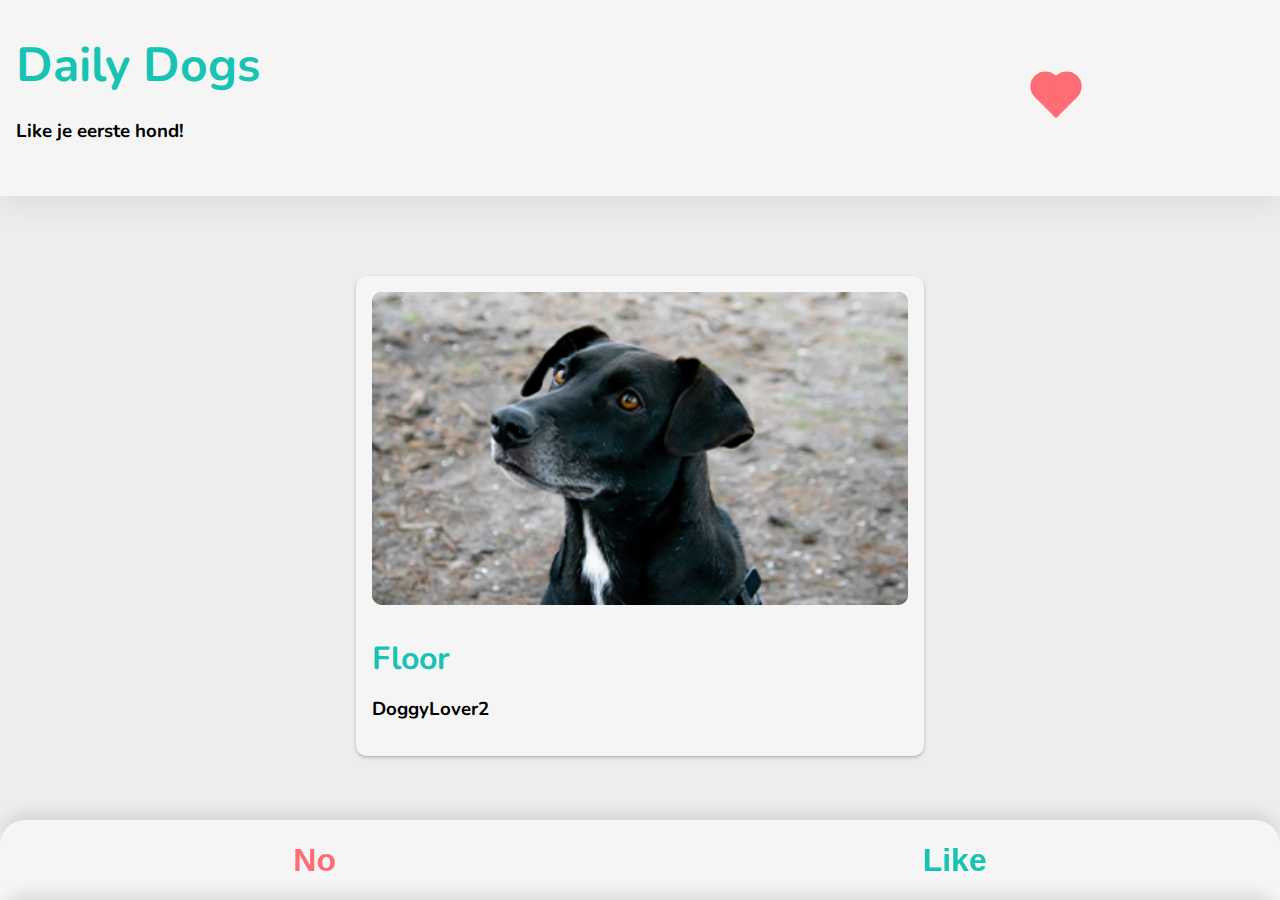
<file: opdracht2/index.html>
<!doctype html>
<html lang="nl">
<head>
	<meta charset="UTF-8">
	<meta name="Marijn de Bruin" content="DailyDogs">
	<meta name="viewport" content="width=device-width, initial-scale=1">
	<link rel="preconnect" href="https://fonts.googleapis.com">
	<link rel="preconnect" href="https://fonts.gstatic.com" crossorigin>
	<link href="https://fonts.googleapis.com/css2?family=Nunito:wght@200;400;600;900&display=swap" rel="stylesheet"> 
    <link href="styles/home.css" rel="stylesheet">
 	 <link rel="icon" type="image/svg+xml" href="images/favicon.svg">
	<title>DailyDogs | Marijn de Bruin</title>
</head>

<body>
		<header>
				<h1>Daily Dogs</h1>
				<h3 id="watchDogs">Like je eerste hond!</h3>
				<button id="favo"><span id="hartje" class="heart"></span></button>
		</header>
		<main>
			<article id="article">
				<h2 id="dogName">Floor</h2>
				<h3 id="username">DoggyLover2</h3>
				<img id="dogImage" src="images/Floor.png" alt="floor" onclick="newDogLike()"> 
			</article>
			<menu>
				<ul>
					<li id="no"><button id="buttonNo">No</button></li>
					<li id="yes"><button id="buttonLike">Like</button></li>
				</ul>
			</menu>
		</main>
		<section id="menuSection">
			<h2>Jouw favorieten</h2>
			<ul id="favoLijst">
            </ul>
		</section>
		<script src="scripts/script.js"></script>
	</body>
</html>
</file>
<file: opdracht2/styles/home.css>
/* CSS Document */

/**************/
/* CSS REMEDY */
/**************/
*,
*::after,
*::before {
    box-sizing: border-box;
    margin: 0;
    padding: 0;
}

button,
summary {
    cursor: pointer;
}

/*********************/
/* CUSTOM PROPERTIES */
/*********************/
:root {
    --muted: #898989;
    --text: #000;
    --container: #F5F5F5;
    --background: #ededed;
    --shadow: rgba(50, 50, 93, 0.25) 0px 2px 5px -1px, rgba(0, 0, 0, 0.3) 0px 1px 3px -1px;
    --shadow-top: rgba(0, 0, 0, 0.1) 0px -10px 15px -3px, rgba(0, 0, 0, 0.05) 0px 4px 6px -2px;
    --red: #fe6d73;
    --green: #17c3b2;
    --blue: #227c9d;
    --yellow: #ffcb77;
    --boxshadow-like: 0px 0px 50px var(--green);
    --boxshadow-no: 0px 0px 50px var(--red);
    --textshadow-like: 0px 0px 30px var(--green);
    --textshadow-no: 0px 0px 30px var(--red);
}

@media (prefers-color-scheme: dark) {
    :root {
        --background: #3a3a46;
        --container: #282834;
        --text: #F5F5F5;
    }

    body {
        color: var(--text);
    }
}

/****************/
/* JOUW STYLING */
/****************/
body {
    font-family: 'Nunito', sans-serif;
    color: var(--text);
    background-color: var(--background);
}

/* jouw code */
header {
    background-color: var(--container);
    box-shadow: rgba(149, 157, 165, 0.2) 0px 8px 24px;
    width: 100%;
    padding: 2em 1em;
    /* grid */
    display: grid;
    grid-template-columns: repeat(3, 1fr);
    grid-template-rows: repeat(2, 1fr);
    grid-column-gap: 0px;
    grid-row-gap: 0px; 
}

header h1 {
    font-size: 3em;
    color: var(--green);
    grid-area: 1 / 1 / 2 / 3;
    align-self: center;
}

header h3{
    grid-area: 2 / 1 / 3 / 3;
    align-self: center;
}

header button {
    background-color: transparent;
    border: none;
    /* grid */
    grid-area: 1 / 3 / 3 / 4;
    justify-self: center;
    align-self: center;
    transition: 0.25s;
}

header button:focus, button:hover {
    transform: scale(1.2);
}

.heartAnimation {
    animation: heartAnimation 0.5s ease-in-out 1;
    transform-origin: center;   
}

@keyframes heartAnimation {
    0% {
        transform: scale(1) rotate(-45deg);
    }

    50% {
        transform: scale(1.2) rotate(-45deg);
    }

    0% {
        transform: scale(1) rotate(-45deg);
    }
}

.heart {
    background-color: var(--red);
    display: inline-block;
    height: 30px;
    margin: 0 10px;
    position: relative;
    top: 0;
    transform: rotate(-45deg);
    width: 30px;
    /* grid */
    grid-area: 1 / 3 / 3 / 4;
    justify-self: center;
    align-self: center;
  }
  
  .heart:before,
  .heart:after {
    content: "";
    background-color: var(--red);
    border-radius: 50%;
    height: 30px;
    position: absolute;
    width: 30px;
  }
  
  .heart:before {
    top: -15px;
    left: 0;
  }
  
  .heart:after {
    left: 15px;
    top: 0;
  }

/* responsive sizing */
@media only screen and (max-width: 550px) {
    main {
        margin: 2em;
    }

    article img {
        height: 500px;
        max-width: 400px;
    }
}

main {
    padding-left: 1em;
    padding-right: 1em;
    margin-top: 5em;
    margin-bottom: 1em;
    display: flex;
    flex-direction: column;
    flex-wrap: wrap;
    max-width: 37.5em;
    margin-left: auto;
    margin-right: auto;
    gap: 2em;
}

section {
    margin-left: 1em;
    margin-right: 1em;
    display: flex;
    flex-direction: column;
}

article {
    box-shadow: var(--shadow);
    padding: 1em;
    border-radius: 10px;
    background-color: var(--container);
    /* flex */
    display: flex;
    flex-direction: column;
    gap: 1em;
    animation: float 2s ease-in-out infinite;
    height: 30em;
}

@keyframes float {
    0% {
        transform: translateY(0em);
    }

    50% {
        transform: translateY(0.5em);
    }

    0% {
        transform: translateY(0em);
    }
}

.animatieLike {
    animation: moveLike 0.5s ease-in-out 1;
    transform-origin: center;
}

@keyframes moveLike {
    0% {
        transform: translateX(0px) rotate(0deg);
    }

    5% {
        background-color: var(--green);
        box-shadow: var(--boxshadow-like);
    }

    50% {
        transform: translateX(1000px);
    }

    55% {
        transform: translateX(-1000px);
        opacity: 0;
    }

    100% {
        transform: translateX(0px);
        opacity: 1;
    }
}

.animatieNo {
    animation: moveNo 0.5s ease-in-out 1;
    transform-origin: center;
}

@keyframes moveNo {
    0% {
        transform: translateX(0px) rotate(0deg);
    }

    5% {
        background-color: var(--red);
        box-shadow: var(--boxshadow-no);
    }

    50% {
        transform: translateX(-1000px);
    }

    55% {
        transform: translateX(1000px);
        opacity: 0;
    }

    100% {
        transform: translateX(0px);
        opacity: 1;
    }
}

article img {
    order: 1;
    background-color: var(--muted);
    min-height: 5em;
    border-radius: 10px;
    margin-bottom: 1em;
    object-fit: cover;
    transition: 0.25s;
    max-width: 100%;
    /* Zorgt ervoor dat afbeeldingen niet te breed worden */
}

article img:hover {
    transform: scale(1.02) rotate(1deg);
}

article h2 {
    color: var(--green);
    font-size: 2em;
    color: var(--green);
    order: 2;
}

article h3 {
    order: 3;
}


/* Navigatie */
menu {
    z-index: 10;
    background-color: var(--container);
    width: 100%;
    bottom: 0;
    position: fixed;
    border-top-left-radius: 25px;
    border-top-right-radius: 25px;
    box-shadow: var(--shadow-top);
    left: 0;
}

menu ul {
    display: flex;
    flex-direction: row;
    justify-content: space-around;
    align-items: center;
    list-style: none;
    height: 80px;
    padding: 0px;
}

menu li button {
    font-weight: 600;
    margin: 16px 32px;
    transition: 0.25s;
    font-size: 2em;
    background-color: transparent;
    border: none;
}

menu li:nth-last-of-type(2) button {
    color: var(--red);
}

menu li:nth-last-of-type(1) button {
    color: var(--green);

}

li:hover button {
    font-weight: 900;
    margin: 16px 32px;
    transform: scale(1.2);
}

li:nth-last-of-type(1):hover button {
    text-shadow: var(--textshadow-like);
}

li:nth-last-of-type(2):hover button {
    text-shadow: var(--textshadow-no);
}

/* focus buttons */

button:focus {
    font-weight: 900;
    margin: 16px 32px;
    transform: scale(1.2);
}

li:nth-last-of-type(1) button:focus {
    text-shadow: var(--textshadow-like);
}

li:nth-last-of-type(2) button:focus {
    text-shadow: var(--textshadow-no);
}

/* FAVOLIJST */

section {
    position:fixed;
	right:0;
	left:0;
	top:15%;
	bottom:0;
	
	margin:0;
	padding:1em;
	
	list-style:none;
	
	display:grid;
	gap:1em;
	align-content:start;
	
	transform:translatey(100%);
	transition:.3s;
	
	overflow:auto;
    z-index: 11;
    border-top-left-radius: 25px;
    border-top-right-radius: 25px;
    box-shadow: var(--shadow-top);
	background-color:var(--container);
}

section.menuOpen {
	transform:translatey(0);
}

section ul{
    list-style: none;
    padding-left: 1em;
    padding-right: 1em;
    margin-top: 1em;
    margin-bottom: 1em;
    display: flex;
    flex-direction: column;
    flex-wrap: wrap;
    max-width: 37.5em;
    margin-left: auto;
    margin-right: auto;
    gap: 2em;
}

section ul li {
    box-shadow: var(--shadow);
    padding: 1em;
    border-radius: 10px;
    background-color: var(--background);
    /* flex */
    display: flex;
    flex-direction: column;
    gap: 1em;
    height: 30em;
}

section ul li img {
    order: 1;
    background-color: var(--muted);
    min-height: 5em;
    border-radius: 10px;
    margin-bottom: 1em;
    object-fit: cover;
    transition: 0.25s;
    max-width: 100%;
    /* Zorgt ervoor dat afbeeldingen niet te breed worden */
}

section ul li img:hover {
    transform: scale(1.02) rotate(1deg);
}

section ul li h2 {
    color: var(--green);
    font-size: 2em;
    color: var(--green);
    order: 2;
}

section ul li h3 {
    order: 3;
}
</file>
